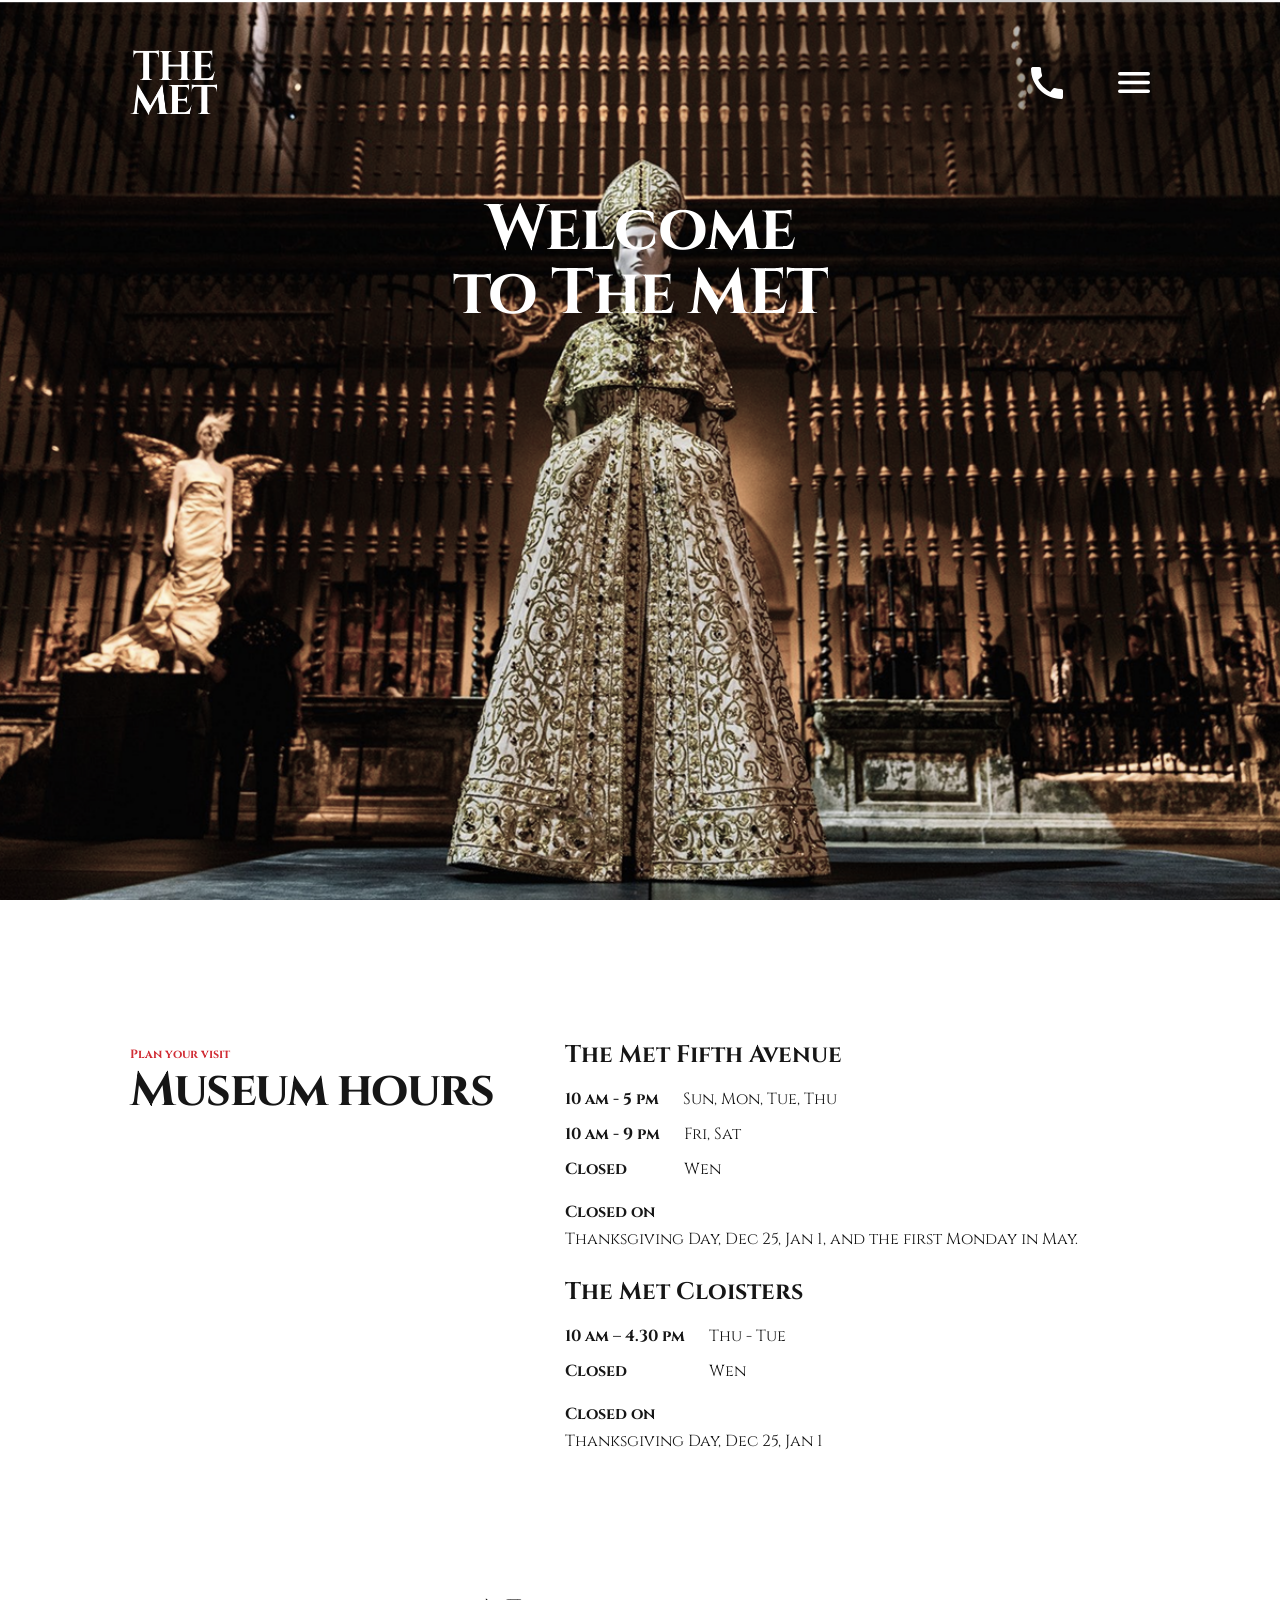
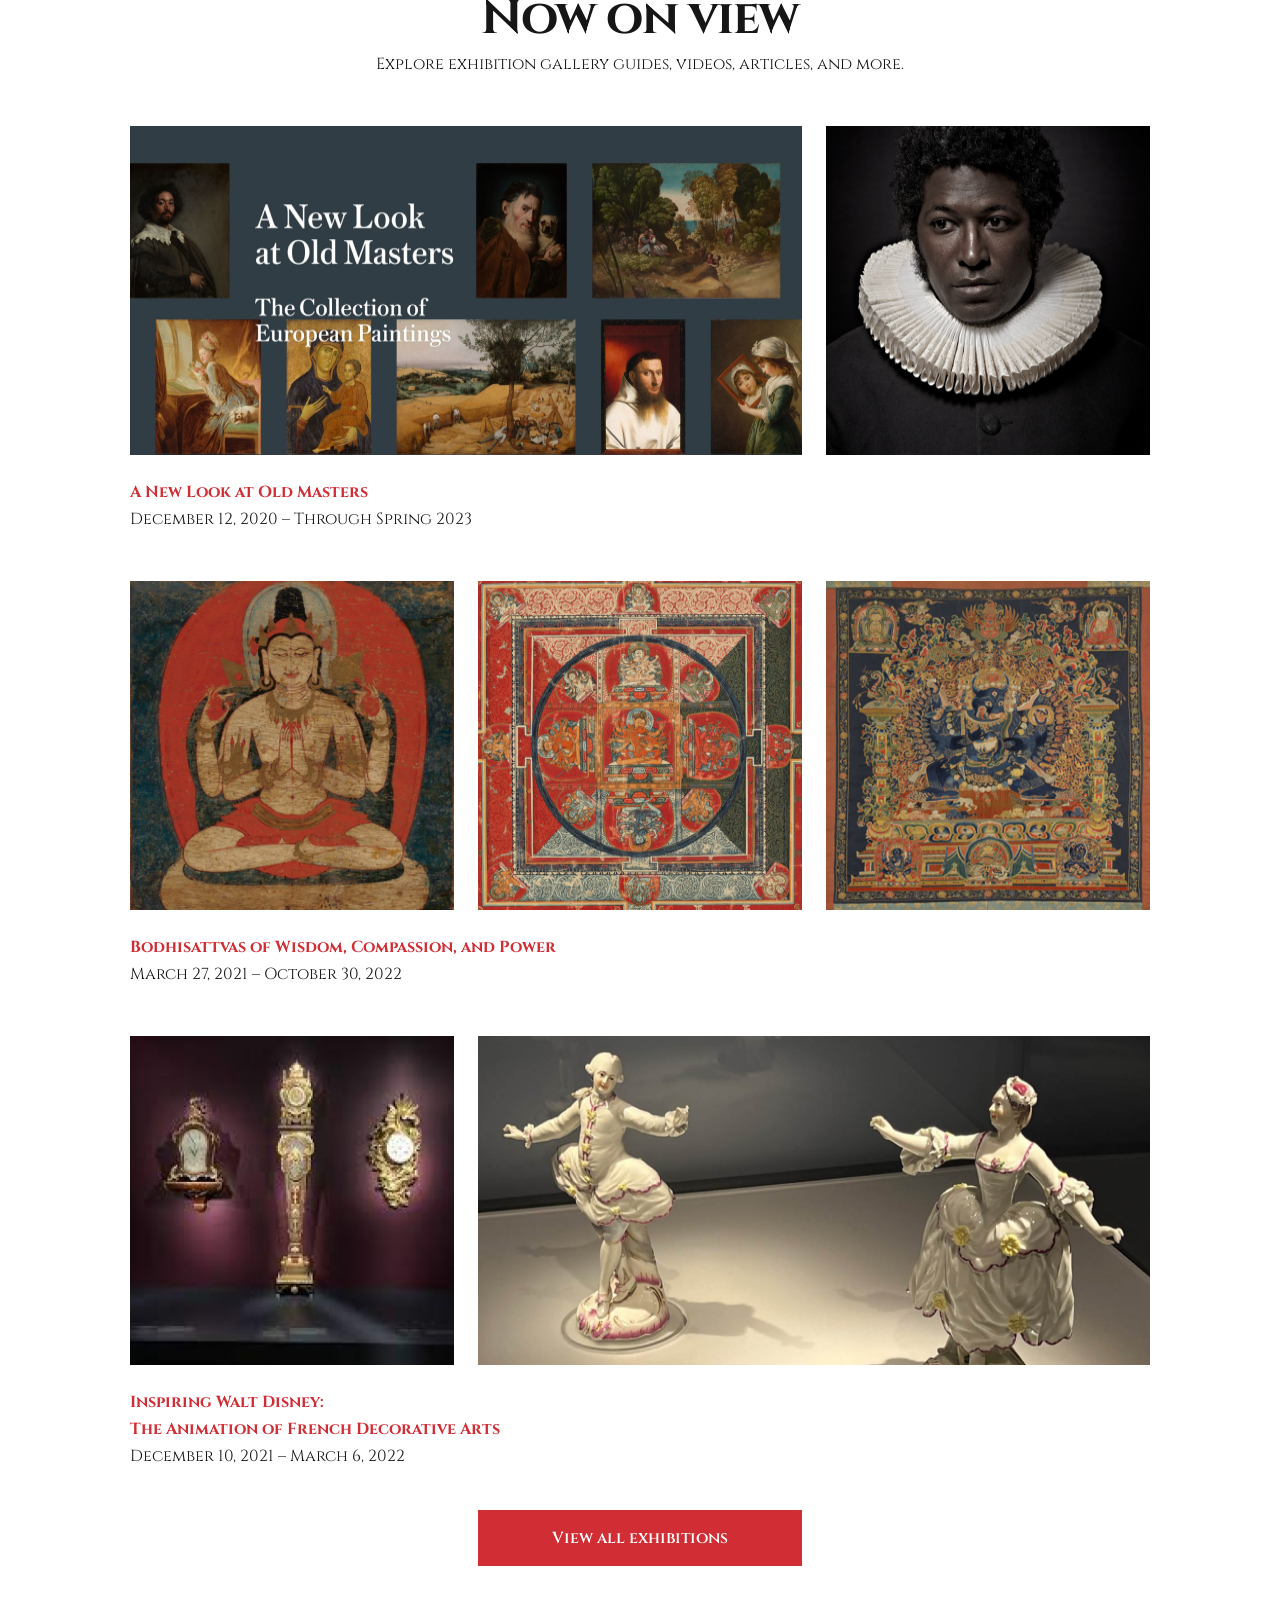
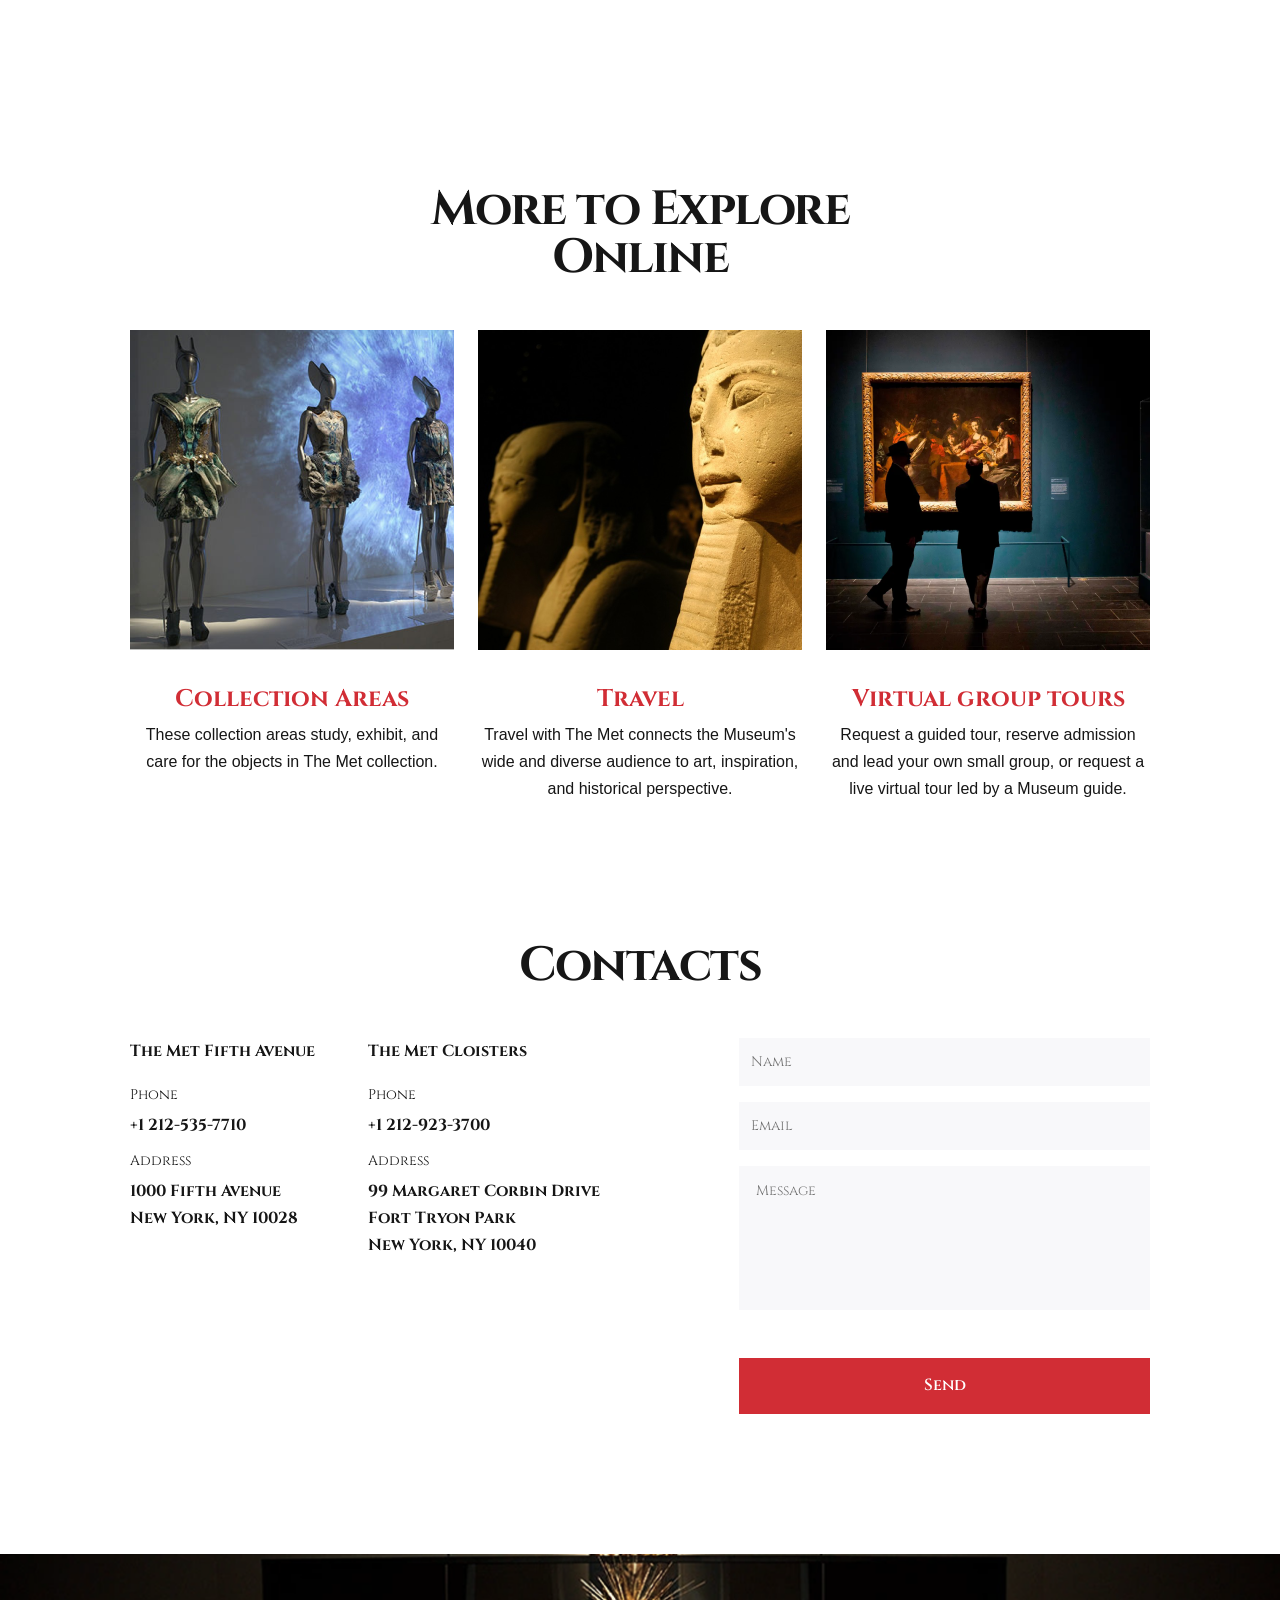
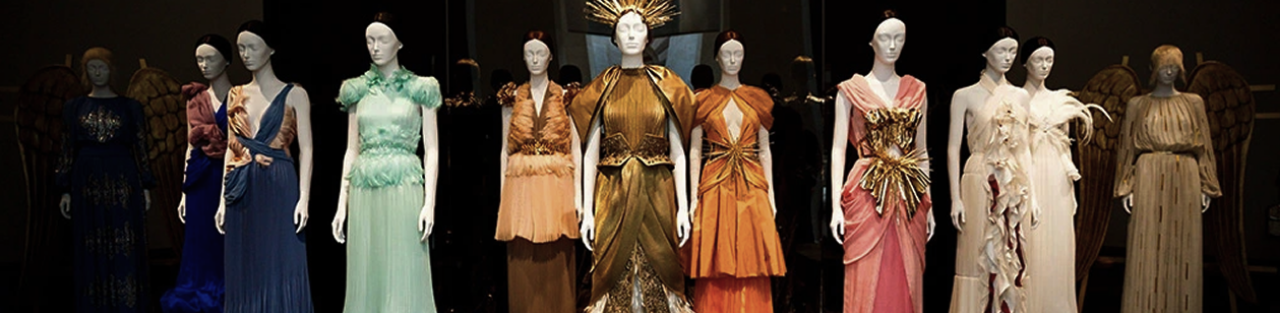
<file: index.html>
<!doctype html><html lang="en" class="page"><head><meta charset="utf-8"><meta name="viewport" content="width=device-width, initial-scale=1.0"><title>THE MET</title><link rel="preconnect" href="https://fonts.googleapis.com"><link rel="preconnect" href="https://fonts.gstatic.com" crossorigin><link href="https://fonts.googleapis.com/css2?family=Cinzel:wght@400..900&display=swap" rel="stylesheet"><link type="image/x-icon" href="logo.bdbeb789.png" rel="icon shortcut"><link type="image/x-icon" href="logo.bdbeb789.png" rel="icon"><link rel="stylesheet" href="index.6403cf5b.css"><script src="index.cabb280d.js" defer></script></head><body class="page__body"> <header class="header"> <div class="header__content"> <div class="top-bar"> <a href="#" class="top-bar__logo-link"> <img src="logo-2x.5398315d.png" alt="THE MET logo" class="top-bar__logo"> </a> <div class="top-bar__icons"> <a href="tel:+1 212-535-7710
              tel:+1 212-923-3700" class="icon icon--phone"></a> <a href="#menu" class="icon icon--menu"></a> </div> </div> <div class="header__middle"> <h1 class="header__title"> Welcome <br> to The MET </h1> </div> </div> </header> <aside class="menu page__menu" id="menu"> <div class="container"> <div class="menu__top top-bar"> <a href="#" class="top-bar__logo-link"> <img src="logo.bdbeb789.png" alt="THE MET logo" class="top-bar__logo"> </a> <a href="#" class="icon icon--close"></a> </div> <div class="menu__content"> <nav class="menu__nav nav"> <ul class="nav__list"> <li class="nav__item"> <a class="nav__link" href="#"> Home </a> </li> <li class="nav__item"> <a class="nav__link" href="#about-us"> About Us </a> </li> <li class="nav__item"> <a class="nav__link" href="#now-on-view"> Now on view </a> </li> <li class="nav__item"> <a class="nav__link" href="#explore-online"> Explore Online </a> </li> <li class="nav__item"> <a class="nav__link" href="#contacts"> Contacts </a> </li> </ul> </nav> <div class="menu__contacts"> <a href="tel:+1 212-535-7710" class="menu__phone menu__phone-number-first"> The Met Fifth Avenue <br> +1 212-535-7710 </a> <a href="tel:+1 212-923-3700" class="menu__phone menu__phone-number-second"> The Met Cloisters <br> +1 212-923-3700 </a> <a href="tel:+1 212-535-7710" class="menu__call-to-order"> call to order </a> </div> </div> </div> </aside> <main class="main"> <div class="container"> <div class="main__content"> <section class="about-us" id="about-us"> <div class="about-us__title"> <span class="about-us__plan-visit">Plan your visit</span> <h2 class="section-title section-title--align--left"> Museum hours </h2> </div> <div class="about-us__content"> <h3 class="about-us__content__title about-us__content__title--avenue"> The Met Fifth Avenue </h3> <ul class="about-us__content__schedule"> <ul class="about-us__content__schedule__values"> <li class="about-us__content__schedule__values__hours"> 10 am - 5 pm </li> <li class="about-us__content__schedule__values__days"> Sun, Mon, Tue, Thu </li> </ul> <ul class="about-us__content__schedule__values"> <li class="about-us__content__schedule__values__hours"> 10 am - 9 pm </li> <li class="about-us__content__schedule__values__days"> Fri, Sat </li> </ul> <ul class="about-us__content__schedule__values"> <li class="about-us__content__schedule__values__hours"> Closed </li> <li class="about-us__content__schedule__values__days about-us__content__schedule__values__days--closed-avenue"> Wen </li> </ul> </ul> <div class="about-us__content__closed-on"> <p class="about-us__content__closed-on__title">Closed on</p> <p class="about-us__content__closed-on__days"> Thanksgiving Day, Dec 25, Jan 1, and the first Monday in May. </p> </div> <h3 class="about-us__content__title about-us__content__title--cloisters"> The Met Cloisters </h3> <ul class="about-us__content__schedule"> <ul class="about-us__content__schedule__values"> <li class="about-us__content__schedule__values__hours"> 10 am – 4.30 pm </li> <li class="about-us__content__schedule__values__days"> Thu - Tue </li> </ul> <ul class="about-us__content__schedule__values"> <li class="about-us__content__schedule__values__hours"> Closed </li> <li class="about-us__content__schedule__values__days about-us__content__schedule__values__days--closed-cloisters"> Wen </li> </ul> </ul> <div class="about-us__content__closed-on"> <p class="about-us__content__closed-on__title">Closed on</p> <p class="about-us__content__closed-on__days"> Thanksgiving Day, Dec 25, Jan 1 </p> </div> </div> </section> <section class="now-on-view" id="now-on-view"> <div class="now-on-view__title"> <h2 class="section-title">Now on view</h2> <p class="now-on-view__title__description"> Explore exhibition gallery guides, videos, articles, and more. </p> </div> <article class="catalog"> <div class="catalog__images"> <picture class="catalog__image catalog__image--wide"> <source media="(min-width:1260px)" srcset="now-on-view-1.1-desktop.28dbdc51.png"> <source media="(min-width:576px)" srcset="now-on-view-1.1-tablet.ef7b25f0.png"> <img src="now-on-view-1.1-mobile.ab0632a7.png" alt="A New Look at Old Masters" class="catalog__image"> </picture> <picture class="catalog__image catalog__image--square"> <source media="(min-width:1260px)" srcset="now-on-view-1.2-desktop.c0f77cbb.png"> <source media="(min-width:576px)" srcset="now-on-view-1.2-tablet.164ea2f9.png"> <img src="now-on-view-1.2-mobile.6cb3564a.png" alt="A New Look at Old Masters" class="catalog__image"> </picture> </div> <div class="catalog__description"> <p class="catalog__description__title"> A New Look at Old Masters </p> <p class="catalog__description__date"> December 12, 2020 – Through Spring 2023 </p> </div> </article> <article class="catalog"> <div class="catalog__images catalog__images--three-images"> <picture class="catalog__image catalog__image--desktop-center catalog__image--square catalog__image--tablet-center"> <source media="(min-width:1260px)" srcset="now-on-view-2.1-desktop.e5be1941.png"> <source media="(min-width:576px)" srcset="now-on-view-2.1-tablet.4f7a2216.png"> <img src="now-on-view-2.1-mobile.835646d2.png" alt="Bodhisattvas of Wisdom, Compassion, and Power" class="catalog__image"> </picture> <picture class="catalog__image catalog__image--desktop-center catalog__image--square catalog__image--tablet-center"> <source media="(min-width:1260px)" srcset="now-on-view-2.2-desktop.7f2638a9.png"> <source media="(min-width:576px)" srcset="now-on-view-2.2-tablet.fb1f8246.png"> <img src="now-on-view-2.2-mobile.bed2a800.png" alt="Bodhisattvas of Wisdom, Compassion, and Power" class="catalog__image"> </picture> <picture class="catalog__image catalog__image--bodhisattvas-display-none catalog__image--desktop-center"> <source media="(min-width:1260px)" srcset="now-on-view-2.3-desktop.08a4f4fa.png"> <img src="now-on-view-2.3-mobile.76bd0006.png" alt="Bodhisattvas of Wisdom, Compassion, and Power" class="catalog__image"> </picture> </div> <div class="catalog__description"> <p class="catalog__description__title"> Bodhisattvas of Wisdom, Compassion, and Power </p> <p class="catalog__description__date"> March 27, 2021 – October 30, 2022 </p> </div> </article> <article class="catalog"> <div class="catalog__images"> <picture class="catalog__image catalog__image--square"> <source media="(min-width:1260px)" srcset="now-on-view-3.1-desktop.5ce2bc67.png"> <source media="(min-width:576px)" srcset="now-on-view-3.1-tablet.0c19d218.png"> <img src="now-on-view-3.1-mobile.f4fc69a6.png" alt="
                    Inspiring Walt Disney:
                    The Animation of French Decorative Arts
                    " class="catalog__image"> </picture> <picture class="catalog__image catalog__image--wide"> <source media="(min-width:1260px)" srcset="now-on-view-3.2-desktop.e794b2f4.png"> <source media="(min-width:576px)" srcset="now-on-view-3.2-tablet.72bf59d6.png"> <img src="now-on-view-3.2-mobile.48429727.png" alt="
                    Inspiring Walt Disney:
                    The Animation of French Decorative Arts
                    " class="catalog__image"> </picture> </div> <div class="catalog__description"> <p class="catalog__description__title"> Inspiring Walt Disney: <br> The Animation of French Decorative Arts </p> <p class="catalog__description__date"> December 10, 2021 – March 6, 2022 </p> </div> </article> <div class="now-on-view__container-button"> <form action="/" method="post" class="now-on-view__form"> <button type="submit" class="button now-on-view__button"> View all exhibitions </button> </form> </div> </section> <section class="explore-online" id="explore-online"> <h2 class="section-title section-title--explore-online"> More to Explore Online </h2> <article class="explore-online__article explore-online__article--first"> <picture class="explore-online__images"> <source media="(min-width:1260px)" srcset="collection-areas--desktop.cd2a63e3.png"> <source media="(min-width:576px)" srcset="collection-areas--tablet.5b72fc01.png"> <img src="collection-areas--mobile.0c90e9be.png" alt="Collection Areas" class="explore-online__image"> </picture> <h3 class="explore-online__titles">Collection Areas</h3> <p class="explore-online__description"> These collection areas study, exhibit, and care for the objects in The Met collection. </p> </article> <article class="explore-online__article"> <picture class="explore-online__images"> <source media="(min-width:1260px)" srcset="travel--desktop.ebb713ac.png"> <source media="(min-width:576px)" srcset="travel--tablet.efadb185.png"> <img src="travel--mobile.ce639cce.png" alt="Travel" class="explore-online__image"> </picture> <h3 class="explore-online__titles">Travel</h3> <p class="explore-online__description"> Travel with The Met connects the Museum's wide and diverse audience to art, inspiration, and historical perspective. </p> </article> <article class="explore-online__article"> <picture class="explore-online__images"> <source media="(min-width:1260px)" srcset="virtual-group-tours--desktop.733cd62c.png"> <source media="(min-width:576px)" srcset="virtual-group-tours--tablet.dbf46f3f.png"> <img src="virtual-group-tours--mobile.de9e27b3.png" alt="Virtual group tours" class="explore-online__image"> </picture> <h3 class="explore-online__titles">Virtual group tours</h3> <p class="explore-online__description"> Request a guided tour, reserve admission and lead your own small group, or request a live virtual tour led by a Museum guide. </p> </article> </section> <section class="contacts" id="contacts"> <h2 class="section-title">Contacts</h2> <div class="contacts__container"> <div class="contacts__locations contacts__locations--desktop"> <div class="contacts__info contacts__info--fifth-avenue"> <h3 class="contacts__info__title">The Met Fifth Avenue</h3> <span class="contacts__info__subtitle contacts__info__subtitle--phone"> Phone </span> <a class="contacts__info__text" href="tel:+1 212-535-7710"> +1 212-535-7710 </a> <span class="contacts__info__subtitle">Address</span> <a class="contacts__info__text" href="https://www.google.com/maps/place/1000+5th+Ave,+New+York,+NY+10028/@40.7790653,-73.9653156,17z/" target="_blank"> 1000 Fifth Avenue <br> New York, NY 10028 </a> </div> <div class="contacts__info contacts__info--cloisters"> <h3 class="contacts__info__title">The Met Cloisters</h3> <span class="contacts__info__subtitle contacts__info__subtitle--phone"> Phone </span> <a class="contacts__info__text" href="tel:+1 212-923-3700"> +1 212-923-3700 </a> <span class="contacts__info__subtitle">Address</span> <a class="contacts__info__text" href="https://www.google.com/maps/place/99+Margaret+Corbin+Dr,+New+York,+NY+10040/@40.8649,-73.9315,17z/" target="_blank"> 99 Margaret Corbin Drive <br> Fort Tryon Park <br> New York, NY 10040 </a> </div> </div> <div class="contacts__info contacts__info__form"> <form onsubmit="this.reset(); return false;" action="/" method="post" class="contact-form"> <label class="label label--name"> <input class="input-bar input-bar--name" type="text" name="name" placeholder="Name"> </label> <label class="label label--email"> <input class="input-bar input-bar--email" type="email" name="email" placeholder="Email"> </label> <textarea class="input-bar input-bar--message" name="message" placeholder="Message"></textarea> <button type="submit" class="button contacts__button"> Send </button> </form> </div> </div> </section> </div> </div> </main> <footer class="footer"></footer> </body></html>
</file>
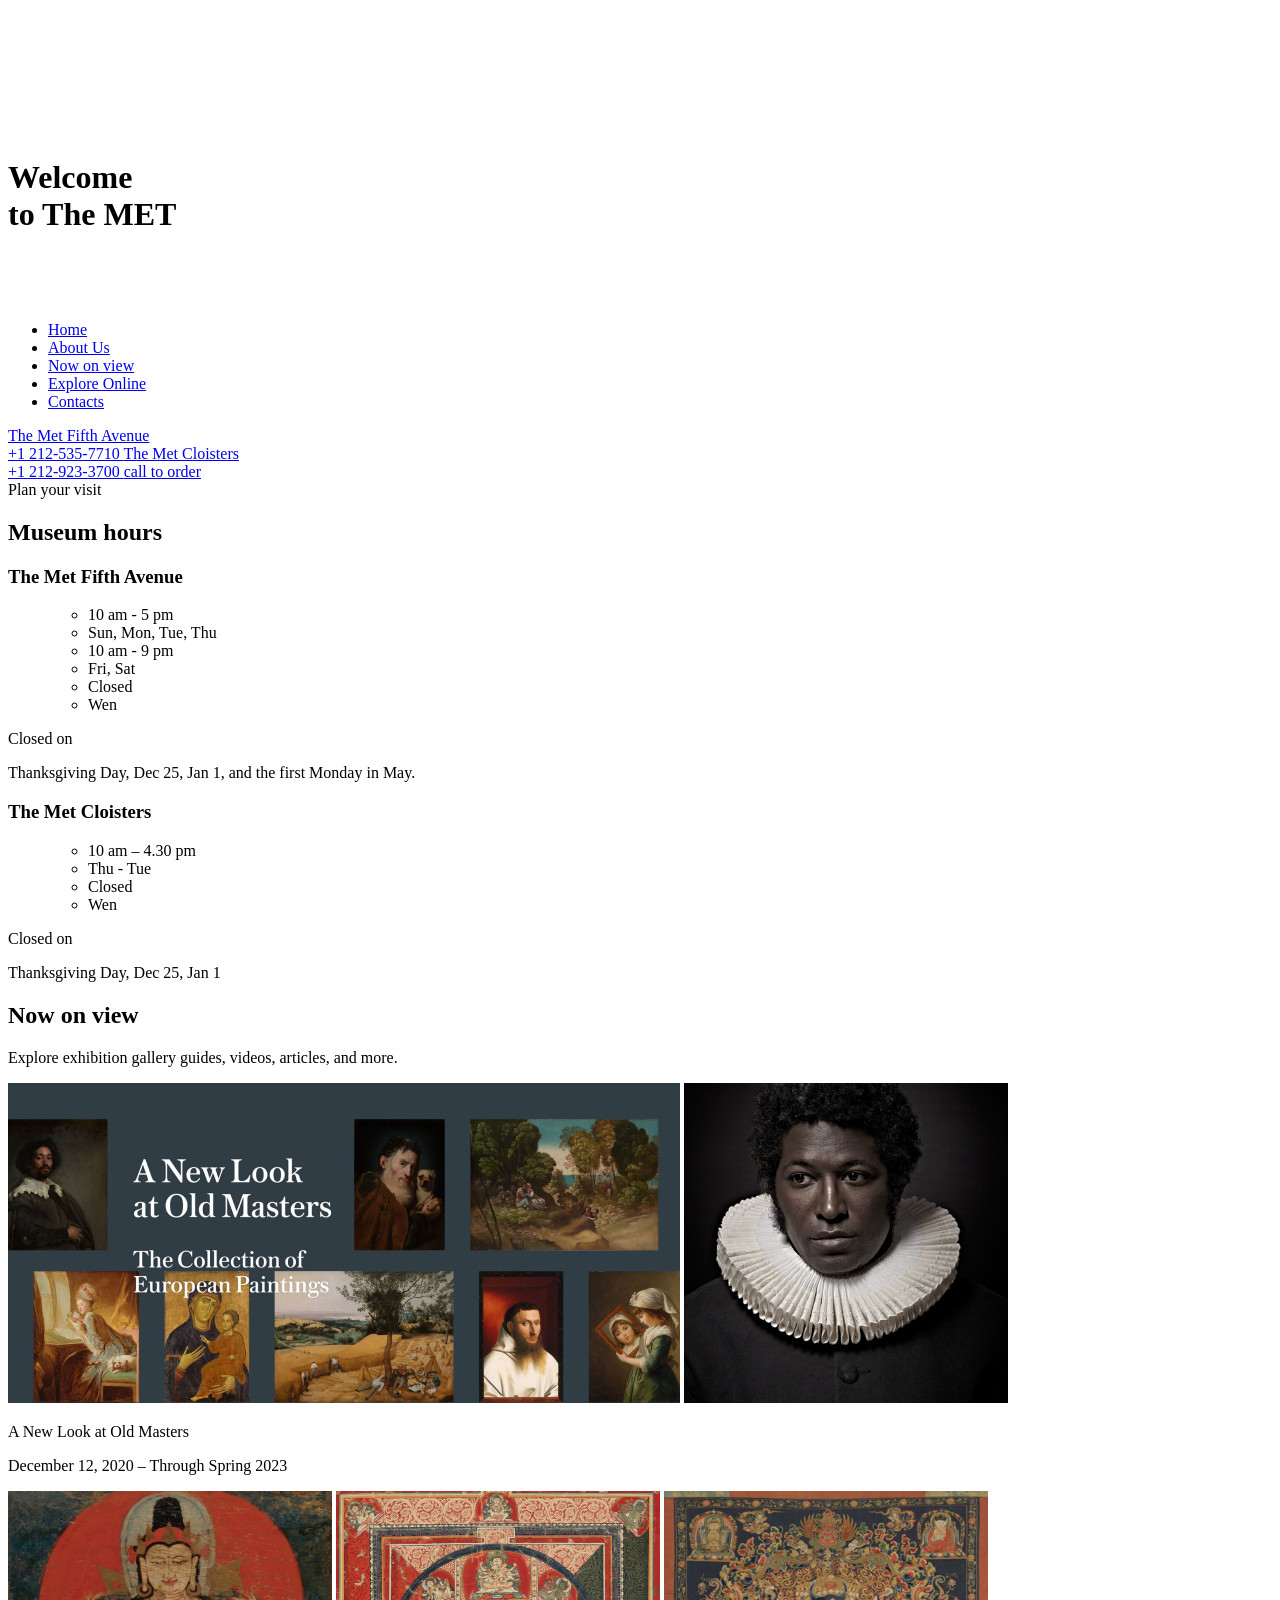
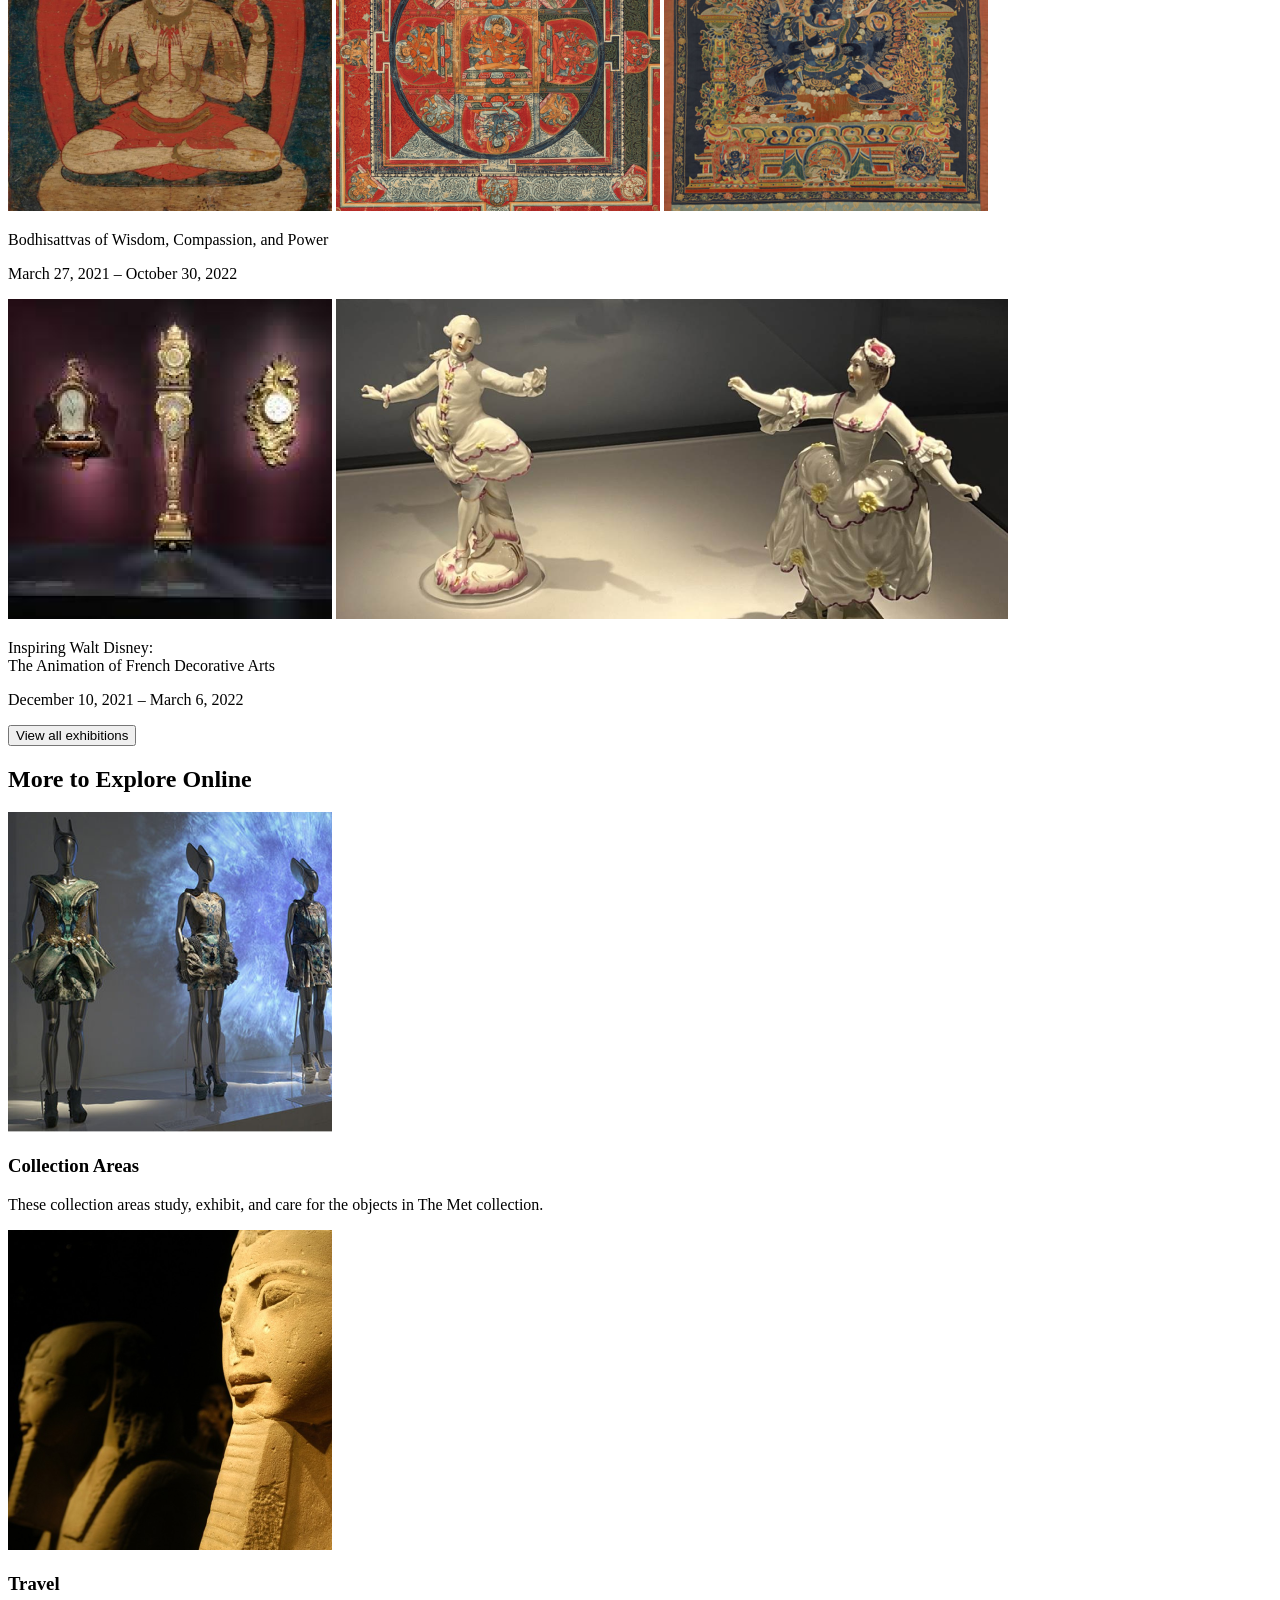
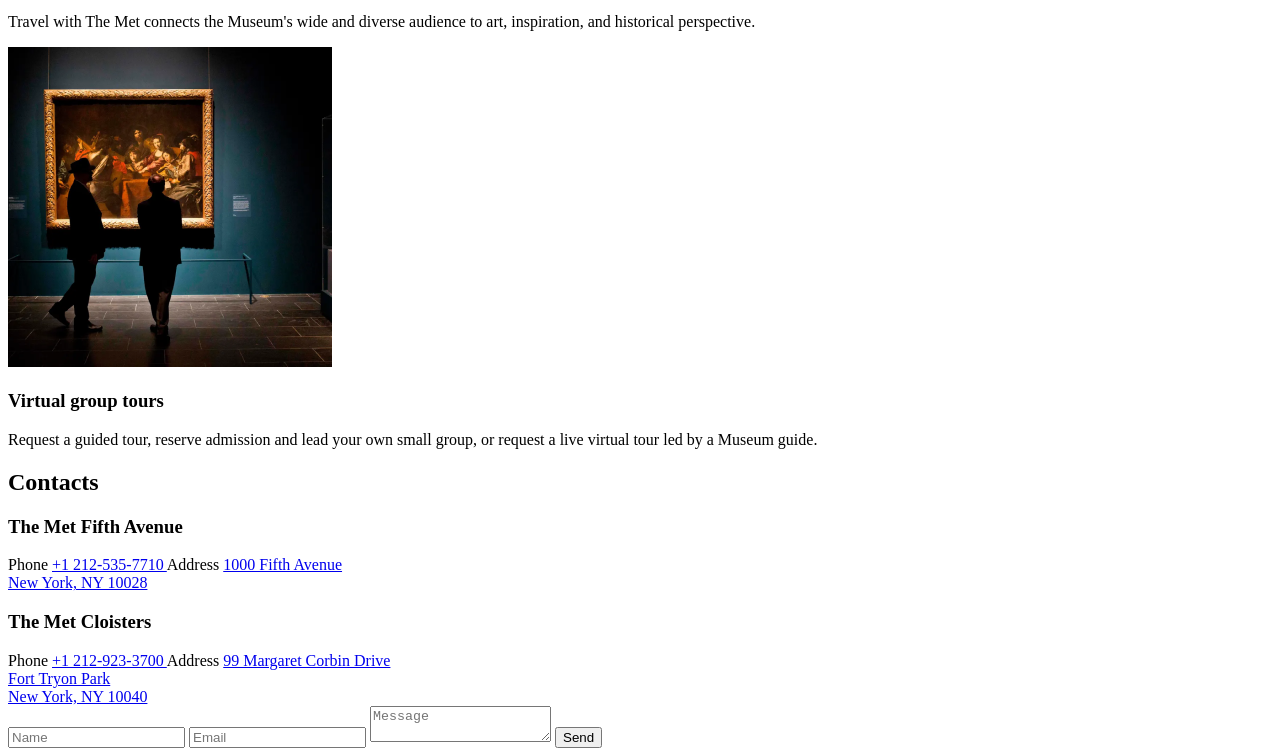
<file: src/index.html>
<!-- #region head -->
<!doctype html>
<html
  lang="en"
  class="page"
>
  <head>
    <meta charset="UTF-8" />
    <meta
      name="viewport"
      content="width=device-width, initial-scale=1.0"
    />
    <title>THE MET</title>
    <link
      rel="preconnect"
      href="https://fonts.googleapis.com"
    />
    <link
      rel="preconnect"
      href="https://fonts.gstatic.com"
      crossorigin="anonymous"
    />
    <link
      href="https://fonts.googleapis.com/css2?family=Cinzel:wght@400..900&display=swap"
      rel="stylesheet"
    />
    <link
      type="image/x-icon"
      href="images/logo.png"
      rel="shortcut icon"
    />
    <link
      type="image/x-icon"
      href="images/logo.png"
      rel="icon"
    />
    <link
      rel="stylesheet"
      href="/src/styles/main.scss"
    />
    <script
      src="scripts/main.js"
      defer
    ></script>
  </head>
  <!-- #endregion -->
  <body class="page__body">
    <header class="header">
      <div class="header__content">
        <div class="top-bar">
          <a
            href="#"
            class="top-bar__logo-link"
          >
            <img
              src="images/logo-2x.png"
              alt="THE MET logo"
              class="top-bar__logo"
            />
          </a>
          <div class="top-bar__icons">
            <a
              href="
              tel:+1 212-535-7710
              tel:+1 212-923-3700
              "
              class="icon icon--phone"
            ></a>
            <a
              href="#menu"
              class="icon icon--menu"
            ></a>
          </div>
        </div>
        <div class="header__middle">
          <h1 class="header__title">
            Welcome
            <br />
            to The MET
          </h1>
        </div>
      </div>
    </header>

    <aside
      class="page__menu menu"
      id="menu"
    >
      <div class="container">
        <div class="top-bar menu__top">
          <a
            href="#"
            class="top-bar__logo-link"
          >
            <img
              src="images/logo.png"
              alt="THE MET logo"
              class="top-bar__logo"
            />
          </a>
          <a
            href="#"
            class="icon icon--close"
          ></a>
        </div>
        <div class="menu__content">
          <nav class="nav menu__nav">
            <ul class="nav__list">
              <li class="nav__item">
                <a
                  class="nav__link"
                  href="#"
                >
                  Home
                </a>
              </li>
              <li class="nav__item">
                <a
                  class="nav__link"
                  href="#about-us"
                >
                  About Us
                </a>
              </li>
              <li class="nav__item">
                <a
                  class="nav__link"
                  href="#now-on-view"
                >
                  Now on view
                </a>
              </li>
              <li class="nav__item">
                <a
                  class="nav__link"
                  href="#explore-online"
                >
                  Explore Online
                </a>
              </li>
              <li class="nav__item">
                <a
                  class="nav__link"
                  href="#contacts"
                >
                  Contacts
                </a>
              </li>
            </ul>
          </nav>
          <div class="menu__contacts">
            <a
              href="tel:+1 212-535-7710"
              class="menu__phone menu__phone-number-first"
            >
              The Met Fifth Avenue
              <br />
              +1 212-535-7710
            </a>
            <a
              href="tel:+1 212-923-3700"
              class="menu__phone menu__phone-number-second"
            >
              The Met Cloisters
              <br />
              +1 212-923-3700
            </a>
            <a
              href="tel:+1 212-535-7710"
              class="menu__call-to-order"
            >
              call to order
            </a>
          </div>
        </div>
      </div>
    </aside>

    <main class="main">
      <div class="container">
        <div class="main__content">
          <section
            class="about-us"
            id="about-us"
          >
            <div class="about-us__title">
              <span class="about-us__plan-visit">Plan your visit</span>
              <h2 class="section-title section-title--align--left">
                Museum hours
              </h2>
            </div>
            <div class="about-us__content">
              <h3
                class="about-us__content__title about-us__content__title--avenue"
              >
                The Met Fifth Avenue
              </h3>
              <ul class="about-us__content__schedule">
                <ul class="about-us__content__schedule__values">
                  <li class="about-us__content__schedule__values__hours">
                    10 am - 5 pm
                  </li>
                  <li class="about-us__content__schedule__values__days">
                    Sun, Mon, Tue, Thu
                  </li>
                </ul>
                <ul class="about-us__content__schedule__values">
                  <li class="about-us__content__schedule__values__hours">
                    10 am - 9 pm
                  </li>
                  <li class="about-us__content__schedule__values__days">
                    Fri, Sat
                  </li>
                </ul>
                <ul class="about-us__content__schedule__values">
                  <li class="about-us__content__schedule__values__hours">
                    Closed
                  </li>
                  <li
                    class="about-us__content__schedule__values__days about-us__content__schedule__values__days--closed-avenue"
                  >
                    Wen
                  </li>
                </ul>
              </ul>
              <div class="about-us__content__closed-on">
                <p class="about-us__content__closed-on__title">Closed on</p>
                <p class="about-us__content__closed-on__days">
                  Thanksgiving Day, Dec 25, Jan 1, and the first Monday in May.
                </p>
              </div>
              <h3
                class="about-us__content__title about-us__content__title--cloisters"
              >
                The Met Cloisters
              </h3>
              <ul class="about-us__content__schedule">
                <ul class="about-us__content__schedule__values">
                  <li class="about-us__content__schedule__values__hours">
                    10 am – 4.30 pm
                  </li>
                  <li class="about-us__content__schedule__values__days">
                    Thu - Tue
                  </li>
                </ul>
                <ul class="about-us__content__schedule__values">
                  <li class="about-us__content__schedule__values__hours">
                    Closed
                  </li>
                  <li
                    class="about-us__content__schedule__values__days about-us__content__schedule__values__days--closed-cloisters"
                  >
                    Wen
                  </li>
                </ul>
              </ul>
              <div class="about-us__content__closed-on">
                <p class="about-us__content__closed-on__title">Closed on</p>
                <p class="about-us__content__closed-on__days">
                  Thanksgiving Day, Dec 25, Jan 1
                </p>
              </div>
            </div>
          </section>

          <section
            class="now-on-view"
            id="now-on-view"
          >
            <div class="now-on-view__title">
              <h2 class="section-title">Now on view</h2>
              <p class="now-on-view__title__description">
                Explore exhibition gallery guides, videos, articles, and more.
              </p>
            </div>
            <article class="catalog">
              <div class="catalog__images">
                <picture class="catalog__image catalog__image--wide">
                  <source
                    media="(min-width:1260px)"
                    srcset="images/now-on-view/now-on-view-1.1-desktop.png"
                  />
                  <source
                    media="(min-width:576px)"
                    srcset="images/now-on-view/now-on-view-1.1-tablet.png"
                  />
                  <img
                    src="images/now-on-view/now-on-view-1.1-mobile.png"
                    alt="A New Look at Old Masters"
                    class="catalog__image"
                  />
                </picture>
                <picture class="catalog__image catalog__image--square">
                  <source
                    media="(min-width:1260px)"
                    srcset="images/now-on-view/now-on-view-1.2-desktop.png"
                  />
                  <source
                    media="(min-width:576px)"
                    srcset="images/now-on-view/now-on-view-1.2-tablet.png"
                  />
                  <img
                    src="images/now-on-view/now-on-view-1.2-mobile.png"
                    alt="A New Look at Old Masters"
                    class="catalog__image"
                  />
                </picture>
              </div>
              <div class="catalog__description">
                <p class="catalog__description__title">
                  A New Look at Old Masters
                </p>
                <p class="catalog__description__date">
                  December 12, 2020 – Through Spring 2023
                </p>
              </div>
            </article>
            <article class="catalog">
              <div class="catalog__images catalog__images--three-images">
                <picture
                  class="catalog__image catalog__image--square catalog__image--tablet-center catalog__image--desktop-center"
                >
                  <source
                    media="(min-width:1260px)"
                    srcset="images/now-on-view/now-on-view-2.1-desktop.png"
                  />
                  <source
                    media="(min-width:576px)"
                    srcset="images/now-on-view/now-on-view-2.1-tablet.png"
                  />
                  <img
                    src="images/now-on-view/now-on-view-2.1-mobile.png"
                    alt="Bodhisattvas of Wisdom, Compassion, and Power"
                    class="catalog__image"
                  />
                </picture>
                <picture
                  class="catalog__image catalog__image--square catalog__image--tablet-center catalog__image--desktop-center"
                >
                  <source
                    media="(min-width:1260px)"
                    srcset="images/now-on-view/now-on-view-2.2-desktop.png"
                  />
                  <source
                    media="(min-width:576px)"
                    srcset="images/now-on-view/now-on-view-2.2-tablet.png"
                  />
                  <img
                    src="images/now-on-view/now-on-view-2.2-mobile.png"
                    alt="Bodhisattvas of Wisdom, Compassion, and Power"
                    class="catalog__image"
                  />
                </picture>
                <picture
                  class="catalog__image catalog__image--bodhisattvas-display-none catalog__image--desktop-center"
                >
                  <source
                    media="(min-width:1260px)"
                    srcset="images/now-on-view/now-on-view-2.3-desktop.png"
                  />
                  <img
                    src="images/now-on-view/now-on-view-2.3-mobile.png"
                    alt="Bodhisattvas of Wisdom, Compassion, and Power"
                    class="catalog__image"
                  />
                </picture>
              </div>
              <div class="catalog__description">
                <p class="catalog__description__title">
                  Bodhisattvas of Wisdom, Compassion, and Power
                </p>
                <p class="catalog__description__date">
                  March 27, 2021 – October 30, 2022
                </p>
              </div>
            </article>
            <article class="catalog">
              <div class="catalog__images">
                <picture class="catalog__image catalog__image--square">
                  <source
                    media="(min-width:1260px)"
                    srcset="images/now-on-view/now-on-view-3.1-desktop.png"
                  />
                  <source
                    media="(min-width:576px)"
                    srcset="images/now-on-view/now-on-view-3.1-tablet.png"
                  />
                  <img
                    src="images/now-on-view/now-on-view-3.1-mobile.png"
                    alt="
                    Inspiring Walt Disney:
                    The Animation of French Decorative Arts
                    "
                    class="catalog__image"
                  />
                </picture>
                <picture class="catalog__image catalog__image--wide">
                  <source
                    media="(min-width:1260px)"
                    srcset="images/now-on-view/now-on-view-3.2-desktop.png"
                  />
                  <source
                    media="(min-width:576px)"
                    srcset="images/now-on-view/now-on-view-3.2-tablet.png"
                  />
                  <img
                    src="images/now-on-view/now-on-view-3.2-mobile.png"
                    alt="
                    Inspiring Walt Disney:
                    The Animation of French Decorative Arts
                    "
                    class="catalog__image"
                  />
                </picture>
              </div>
              <div class="catalog__description">
                <p class="catalog__description__title">
                  Inspiring Walt Disney:
                  <br />
                  The Animation of French Decorative Arts
                </p>
                <p class="catalog__description__date">
                  December 10, 2021 – March 6, 2022
                </p>
              </div>
            </article>
            <div class="now-on-view__container-button">
              <form
                action="/"
                method="POST"
                class="now-on-view__form"
              >
                <button
                  type="submit"
                  class="button now-on-view__button"
                >
                  View all exhibitions
                </button>
              </form>
            </div>
          </section>

          <section
            class="explore-online"
            id="explore-online"
          >
            <h2 class="section-title section-title--explore-online">
              More to Explore Online
            </h2>
            <article
              class="explore-online__article explore-online__article--first"
            >
              <picture class="explore-online__images">
                <source
                  media="(min-width:1260px)"
                  srcset="
                    images/more-to-explore-online/collection-areas--desktop.png
                  "
                />
                <source
                  media="(min-width:576px)"
                  srcset="
                    images/more-to-explore-online/collection-areas--tablet.png
                  "
                />
                <img
                  src="images/more-to-explore-online/collection-areas--mobile.png"
                  alt="Collection Areas"
                  class="explore-online__image"
                />
              </picture>
              <h3 class="explore-online__titles">Collection Areas</h3>
              <p class="explore-online__description">
                These collection areas study, exhibit, and care for the objects
                in The Met collection.
              </p>
            </article>
            <article class="explore-online__article">
              <picture class="explore-online__images">
                <source
                  media="(min-width:1260px)"
                  srcset="images/more-to-explore-online/travel--desktop.png"
                />
                <source
                  media="(min-width:576px)"
                  srcset="images/more-to-explore-online/travel--tablet.png"
                />
                <img
                  src="images/more-to-explore-online/travel--mobile.png"
                  alt="Travel"
                  class="explore-online__image"
                />
              </picture>
              <h3 class="explore-online__titles">Travel</h3>
              <p class="explore-online__description">
                Travel with The Met connects the Museum's wide and diverse
                audience to art, inspiration, and historical perspective.
              </p>
            </article>
            <article class="explore-online__article">
              <picture class="explore-online__images">
                <source
                  media="(min-width:1260px)"
                  srcset="
                    images/more-to-explore-online/virtual-group-tours--desktop.png
                  "
                />
                <source
                  media="(min-width:576px)"
                  srcset="
                    images/more-to-explore-online/virtual-group-tours--tablet.png
                  "
                />
                <img
                  src="images/more-to-explore-online/virtual-group-tours--mobile.png"
                  alt="Virtual group tours"
                  class="explore-online__image"
                />
              </picture>
              <h3 class="explore-online__titles">Virtual group tours</h3>
              <p class="explore-online__description">
                Request a guided tour, reserve admission and lead your own small
                group, or request a live virtual tour led by a Museum guide.
              </p>
            </article>
          </section>

          <section
            class="contacts"
            id="contacts"
          >
            <h2 class="section-title">Contacts</h2>
            <div class="contacts__container">
              <div class="contacts__locations contacts__locations--desktop">
                <div class="contacts__info contacts__info--fifth-avenue">
                  <h3 class="contacts__info__title">The Met Fifth Avenue</h3>
                  <span
                    class="contacts__info__subtitle contacts__info__subtitle--phone"
                  >
                    Phone
                  </span>
                  <a
                    class="contacts__info__text"
                    href="tel:+1 212-535-7710"
                  >
                    +1 212-535-7710
                  </a>
                  <span class="contacts__info__subtitle">Address</span>
                  <a
                    class="contacts__info__text"
                    href="https://www.google.com/maps/place/1000+5th+Ave,+New+York,+NY+10028/@40.7790653,-73.9653156,17z/"
                    target="_blank"
                  >
                    1000 Fifth Avenue
                    <br />
                    New York, NY 10028
                  </a>
                </div>
                <div class="contacts__info contacts__info--cloisters">
                  <h3 class="contacts__info__title">The Met Cloisters</h3>
                  <span
                    class="contacts__info__subtitle contacts__info__subtitle--phone"
                  >
                    Phone
                  </span>
                  <a
                    class="contacts__info__text"
                    href="tel:+1 212-923-3700"
                  >
                    +1 212-923-3700
                  </a>
                  <span class="contacts__info__subtitle">Address</span>
                  <a
                    class="contacts__info__text"
                    href="https://www.google.com/maps/place/99+Margaret+Corbin+Dr,+New+York,+NY+10040/@40.8649,-73.9315,17z/"
                    target="_blank"
                  >
                    99 Margaret Corbin Drive
                    <br />
                    Fort Tryon Park
                    <br />
                    New York, NY 10040
                  </a>
                </div>
              </div>
              <div class="contacts__info contacts__info__form">
                <form
                  onsubmit="this.reset(); return false;"
                  action="/"
                  method="POST"
                  class="contact-form"
                >
                  <label class="label label--name">
                    <input
                      class="input-bar input-bar--name"
                      type="text"
                      name="name"
                      placeholder="Name"
                    />
                  </label>
                  <label class="label label--email">
                    <input
                      class="input-bar input-bar--email"
                      type="email"
                      name="email"
                      placeholder="Email"
                    />
                  </label>
                  <textarea
                    class="input-bar input-bar--message"
                    name="message"
                    placeholder="Message"
                  ></textarea>
                  <button
                    type="submit"
                    class="button contacts__button"
                  >
                    Send
                  </button>
                </form>
              </div>
            </div>
          </section>
        </div>
      </div>
    </main>

    <footer class="footer"></footer>
  </body>
</html>
</file>
<file: index.6403cf5b.css>
.container{padding-left:20px;padding-right:20px}@media (min-width:576px){.container{padding-left:72px;padding-right:72px}}@media (min-width:1260px){.container{max-width:1020px;margin-left:auto;margin-right:auto;padding-left:120px;padding-right:120px}}.page{color:#161616;scroll-behavior:smooth;font-family:Cinzel,sans-serif;font-size:16px;font-weight:400;line-height:27px}.page__body{margin:0}.page__menu{opacity:0;pointer-events:none;transition:all .3s;position:fixed;top:0;left:0;right:0;transform:translate(-100%)}.page__menu:target{opacity:1;pointer-events:all;transform:translate(0)}.page:has(.page__menu:target){overflow:hidden}.header{box-sizing:border-box;background-image:url(header-bg-mobile.d298103b.png);background-position:50%;background-size:cover;height:100vh}.header__content{padding-left:20px;padding-right:20px}@media (min-width:576px){.header__content{padding-left:72px;padding-right:72px}}@media (min-width:1260px){.header__content{max-width:1020px;margin-left:auto;margin-right:auto;padding-left:120px;padding-right:120px}}.header__middle{margin-top:129px}@media (min-width:576px){.header__middle{margin-top:141px}}@media (min-width:1260px){.header__middle{margin-top:83px}}.header__title{color:#fff;letter-spacing:-1.5px;text-align:center;margin:0;font-size:40px;font-weight:700;line-height:40px}@media (min-width:576px){.header__title{font-size:64px;line-height:64px}}.top-bar{-ms-flex-pack:justify;justify-content:space-between;-ms-flex-align:center;align-items:center;padding-top:25px;padding-bottom:0;display:-ms-flexbox;display:flex}@media (min-width:576px){.top-bar{padding-top:50px;padding-bottom:0}}.top-bar__icons{gap:24px;display:-ms-flexbox;display:flex}@media (min-width:576px){.top-bar__icons{gap:55px}}.top-bar__logo-link{display:-ms-flexbox;display:flex}.top-bar__logo{width:64px;height:46px;transition:transform .3s}.top-bar__logo:hover{transform:scale(1.2)}@media (min-width:576px){.top-bar__logo{width:87px;height:65px}}.icon{background-position:50%;background-repeat:no-repeat;background-size:100%;width:24px;height:24px;transition:transform .3s;display:block}.icon:hover{transform:scale(1.2)}@media (min-width:576px){.icon{width:32px;height:32px}}.icon--phone{background-image:url(icon-phone.10a2213c.svg);position:relative}@media (min-width:1260px){.icon--phone:before{content:"The Met Fifth Avenue\a +1 212-535-7710\a The Met Cloisters\a +1 212-923-3700";text-align:right;z-index:10;color:#fff;white-space:pre-wrap;object-fit:contain;background-color:inherit;width:200px;margin-right:20px;font-size:16px;font-weight:700;display:none;position:absolute;top:-40px;right:10px}.icon--phone:hover:before{display:-ms-flexbox;display:flex}}.icon--menu{background-image:url(icon-burger-menu.a3727caf.svg)}.icon--menu:hover{background-image:url(icon-burger-menu-hover.13e539ab.svg)}.icon--close{background-image:url(icon-close.2d103320.svg)}.menu{box-sizing:border-box;text-transform:uppercase;background-color:#d12d35;height:100vh;font-weight:700;overflow:auto}.menu__top{margin-bottom:40px}.menu__nav{margin-bottom:32px}.menu__phone{color:#fff;font-size:16px;font-weight:600;line-height:27px;text-decoration:none;display:block}.menu__phone-number-first{margin-bottom:8px}.menu__phone-number-second{margin-bottom:16px}.menu__call-to-order{color:#fff;letter-spacing:2px;border-bottom:1px solid #fff;width:fit-content;padding-bottom:7px;font-size:12px;font-weight:600;line-height:16px;text-decoration:none;display:block}.nav__list{-ms-flex-direction:column;flex-direction:column;gap:32px;margin:0;padding:0;list-style:none;display:-ms-flexbox;display:flex}.nav__link{color:#fff;letter-spacing:2px;font-size:22px;line-height:22px;text-decoration:none;display:inline-block;position:relative}.nav__link:after{content:"";transform-origin:0;background-color:#fff;width:100%;height:1px;transition:transform .3s;display:block;position:absolute;bottom:-8px;transform:scale(0)}.nav__link:hover:after{transform:scale(1)}.main__content{box-sizing:border-box;-ms-flex-pack:center;justify-content:center;row-gap:100px;padding-top:100px;padding-bottom:100px;display:grid;position:relative}@media (min-width:576px){.main__content{row-gap:140px;padding-top:140px;padding-bottom:140px}}.button{color:#fff;background-color:#d12d35;border:1px solid #d12d35;height:56px;padding:0;font-family:Cinzel,sans-serif;font-size:16px;font-weight:600;line-height:27px}.button:hover{background-color:#ae1c23}.button:active{background-color:#eb343d}.about-us{--columns:2;grid-template-columns:repeat(var(--columns),1fr);column-gap:24px;display:grid}@media (min-width:576px){.about-us{--columns:6}}@media (min-width:1260px){.about-us{--columns:12}}.about-us__hours{margin:0;padding:0;font-weight:700;list-style:none}.about-us__days{margin:0 0 0 24px;padding:0;list-style:none}.about-us__schedule{-ms-flex-direction:row;flex-direction:row;grid-column:1/-1;-ms-flex-pack:start;justify-content:flex-start;margin:0;padding:0;display:-ms-flexbox;display:flex}@media (min-width:576px){.about-us__schedule{grid-column:1/4}}@media (min-width:1260px){.about-us__schedule{grid-column:span 5}}.about-us__title{grid-column:1/-1}@media (min-width:576px){.about-us__title{grid-column:1/4}}@media (min-width:1260px){.about-us__title{grid-column:span 5}}.about-us__plan-visit{color:#d12d35;font-size:12px;font-weight:700;line-height:140%}.about-us__content{grid-column:1/-1}@media (min-width:576px){.about-us__content{grid-column:4/7}}@media (min-width:1260px){.about-us__content{grid-column:span 7}}.about-us__content__title{margin:0;font-size:24px;line-height:30px}.about-us__content__title--avenue{margin-top:32px}@media (min-width:576px){.about-us__content__title--avenue{margin-top:0}}.about-us__content__title--cloisters{margin-top:24px}.about-us__content__schedule{-ms-flex-direction:column;flex-direction:column;-ms-flex-pack:justify;justify-content:space-between;gap:8px;margin:16px 0 0;padding:0;list-style:none;display:-ms-flexbox;display:flex}.about-us__content__schedule__values{-ms-flex-direction:row;flex-direction:row;-ms-flex-pack:start;justify-content:flex-start;margin:0;padding:0;list-style:none;display:-ms-flexbox;display:flex}.about-us__content__schedule__values__hours{font-weight:700}.about-us__content__schedule__values__days{margin-left:24px}.about-us__content__schedule__values__days--closed-avenue{margin-left:57px}.about-us__content__schedule__values__days--closed-cloisters{margin-left:82px}.about-us__content__closed-on{margin-top:16px}.about-us__content__closed-on__title{margin:0;font-weight:700}.about-us__content__closed-on__days{margin:0}.section-title{letter-spacing:-1.5px;text-align:center;margin:0;font-size:32px;font-weight:700;line-height:100%}@media (min-width:576px){.section-title{font-size:48px}}@media (min-width:1260px){.section-title{font-size:48px}}.section-title--align--left{text-align:left}.section-title--explore-online{grid-column:1/-1}@media (min-width:576px){.section-title--explore-online{grid-column:2/6}}@media (min-width:1260px){.section-title--explore-online{grid-column:4/10}}.catalog{margin-top:48px}.catalog__images{--columns:2;grid-template-columns:repeat(var(--columns),1fr);column-gap:24px;display:grid}@media (min-width:576px){.catalog__images{--columns:6}}@media (min-width:1260px){.catalog__images{--columns:12}}.catalog__images--three-images{grid-template-columns:repeat(3,1fr);column-gap:8px;display:grid}@media (min-width:576px){.catalog__images--three-images{--columns:2;grid-template-columns:repeat(var(--columns),1fr);column-gap:24px;display:grid}}@media (min-width:576px) and (min-width:576px){.catalog__images--three-images{--columns:6}}@media (min-width:576px) and (min-width:1260px){.catalog__images--three-images{--columns:12}}.catalog__image{width:100%;height:100%;transition:transform .3s;overflow:hidden}.catalog__image:hover{transform:scale(1.05)}@media (min-width:576px){.catalog__image--wide{grid-column:span 4}}@media (min-width:1260px){.catalog__image--wide{grid-column:span 8}}@media (min-width:576px){.catalog__image--square{grid-column:span 2;width:100%}}@media (min-width:1260px){.catalog__image--square{grid-column:span 4}}@media (min-width:576px){.catalog__image--bodhisattvas-display-none{display:none}}@media (min-width:1260px){.catalog__image--bodhisattvas-display-none{display:inline}}@media (min-width:576px){.catalog__image--tablet-center{grid-column:span 3}}@media (min-width:1260px){.catalog__image--desktop-center{grid-column:span 4}}.catalog__description{grid-column:1/-1;margin-top:24px}.catalog__description__title{color:#d12d35;margin:0;font-weight:700}.catalog__description__date{margin:0}.catalog__image:hover{transition:transform .3s}.catalog__image:hover:hover{transform:scale(1.05)}@media (min-width:576px){.now-on-view__title{grid-column:1/-1}}.now-on-view__title__description{text-align:center;margin:8px 0 0}.now-on-view__container-button{text-align:center}.now-on-view__form{--columns:2;grid-template-columns:repeat(var(--columns),1fr);column-gap:24px;margin-bottom:80px;display:grid}@media (min-width:576px){.now-on-view__form{--columns:6}}@media (min-width:1260px){.now-on-view__form{--columns:12}}.now-on-view__button{grid-column:1/-1;margin-top:40px}@media (min-width:576px){.now-on-view__button{grid-column:2/6}}@media (min-width:1260px){.now-on-view__button{grid-column:5/9}}.explore-online{--columns:2;grid-template-columns:repeat(var(--columns),1fr);column-gap:24px;display:grid}@media (min-width:576px){.explore-online{--columns:6}}@media (min-width:1260px){.explore-online{--columns:12}}.explore-online__container-article{grid-column:1/-1}@media (min-width:576px){.explore-online__container-article{grid-column:2/6}}@media (min-width:1260px){.explore-online__container-article{grid-column:span 4}}.explore-online__article{grid-column:1/-1;margin-top:48px}@media (min-width:576px){.explore-online__article{grid-column:2/6}}@media (min-width:1260px){.explore-online__article{grid-column:span 4}}.explore-online__article--first{margin-top:40px}@media (min-width:576px){.explore-online__article--first{margin-top:48px}}.explore-online__titles{color:#d12d35;text-align:center;margin:24px 0 0;font-size:24px;font-weight:700;line-height:140%}.explore-online__description{text-align:center;margin:4px 0 0;font-family:Roboto,sans-serif}.explore-online__image{width:100%;transition:transform .3s;overflow:hidden}.explore-online__image:hover{transform:scale(1.1)}.contacts__container{--columns:2;grid-template-columns:repeat(var(--columns),1fr);gap:48px 24px;margin-top:48px;display:grid}@media (min-width:576px){.contacts__container{--columns:6}}@media (min-width:1260px){.contacts__container{--columns:12}}.contacts__locations{grid-column:1/-1;gap:24px;display:grid}@media (min-width:576px){.contacts__locations{grid-column:1/4}}@media (min-width:1260px){.contacts__locations{grid-column:1/7}}.contacts__info{-ms-flex-direction:column;flex-direction:column;display:-ms-flexbox;display:flex}.contacts__info__title{margin:0;font-size:16px}.contacts__info__subtitle{margin-top:8px;font-size:14px}.contacts__info__subtitle--phone{margin-top:16px}.contacts__info__text{color:#161616;margin-top:4px;font-size:16px;font-weight:700;text-decoration:none;display:inline-block}@media (min-width:1260px){.contacts__info--fifth-avenue{grid-column:1/4}}.contacts__info--cloisters{margin-top:48px}@media (min-width:1260px){.contacts__info--cloisters{grid-column:4/7;margin-top:0}}.contacts__info__form{grid-column:1/-1}@media (min-width:576px){.contacts__info__form{grid-column:span 3}}@media (min-width:1260px){.contacts__info__form{grid-column:8/13}}.contacts__button{margin-top:32px}.contact-form{-ms-flex-direction:column;flex-direction:column;gap:16px;display:-ms-flexbox;display:flex}.label{width:100%}.input-bar{box-sizing:border-box;color:#7e7e83;background-color:#f8f8fa;border:1px solid #f8f8fa;width:100%;height:48px;padding:0 0 0 11px;font-family:Cinzel,sans-serif;font-size:14px;line-height:20px}@media (min-width:1260px){.input-bar{padding-left:11px}}.input-bar--message{resize:none;height:144px;padding:14px 0 0 11px}@media (min-width:1260px){.input-bar--message{padding-left:16px}}input:-webkit-autofill{-webkit-text-fill-color:#7e7e83;-webkit-box-shadow:inset 0 0 0 50px #f8f8fa}.contacts__info__text:hover{text-shadow:1px 1px 2px #d12d35}.input-bar:hover{color:#161616}.input-bar:focus{color:#161616;border:1px solid #161616}.footer{background-image:url(footer-img-desktop.49bb0715.png);background-position:50%;background-repeat:no-repeat;background-size:cover;height:180px}@media (min-width:576px){.footer{height:359px}}
/*# sourceMappingURL=index.6403cf5b.css.map */
</file>
